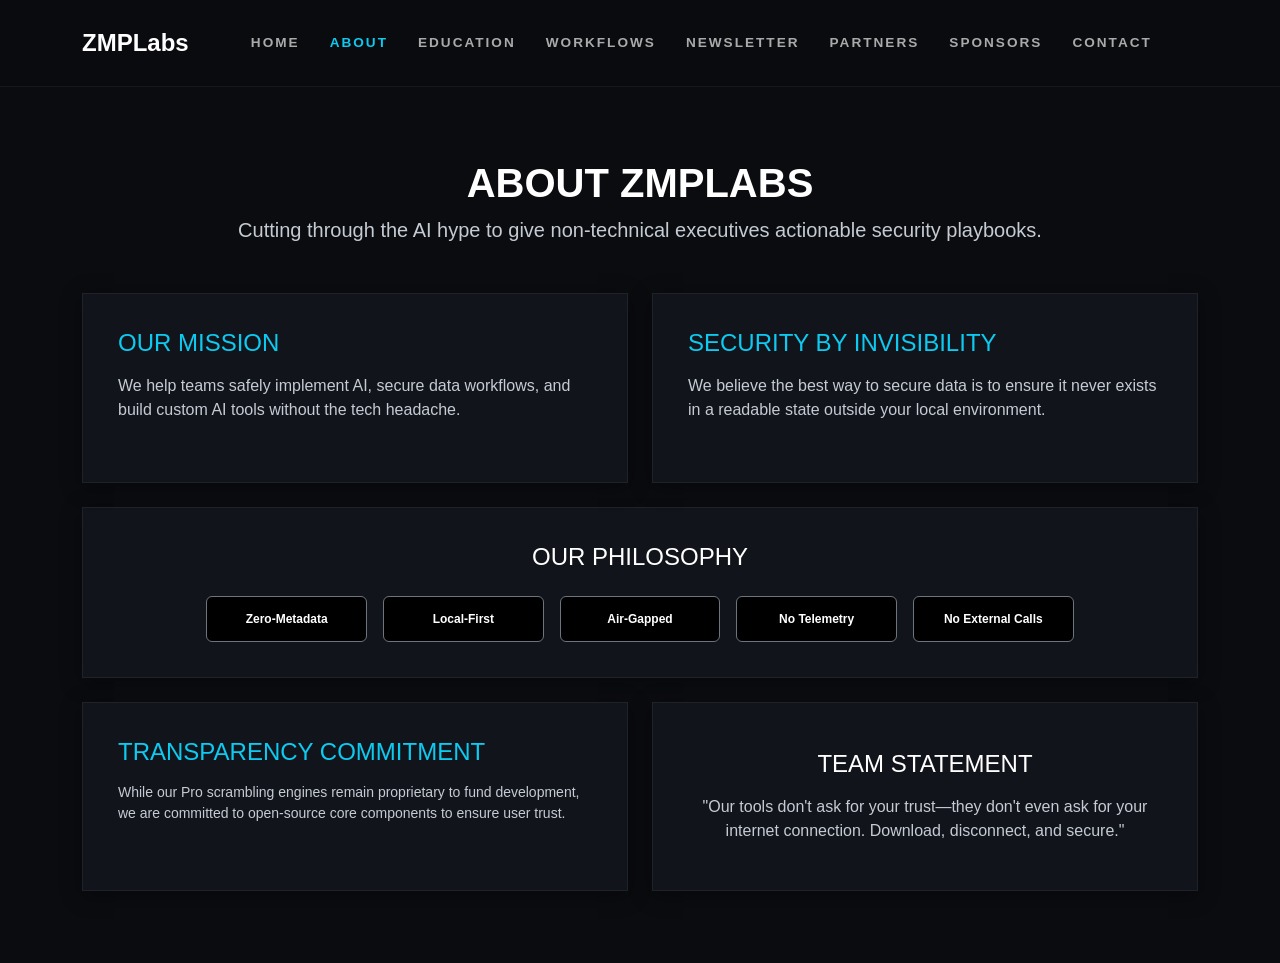
<file: about.html>
<!DOCTYPE html>
<html lang="en">
<head>
    <meta charset="UTF-8">
    <meta name="viewport" content="width=device-width, initial-scale=1.0">
    <title>About ZMPLabs</title>
    <link href="https://cdn.jsdelivr.net/npm/bootstrap@5.3.2/dist/css/bootstrap.min.css" rel="stylesheet">
    <link rel="stylesheet" href="https://cdn.jsdelivr.net/npm/bootstrap-icons@1.11.1/font/bootstrap-icons.css">
    <style>
        body { background-color: #0b0c10; color: #ffffff; font-family: 'Inter', sans-serif; }
        .navbar-custom { background-color: rgba(11, 12, 16, 0.95); border-bottom: 1px solid rgba(255, 255, 255, 0.05); padding: 20px 0; }
        .nav-link-custom { color: #aaaaaa !important; font-size: 0.85rem; font-weight: 600; letter-spacing: 2px; text-transform: uppercase; padding: 0 15px !important; transition: color 0.2s ease; }
        .nav-link-custom:hover, .nav-link-custom.active { color: #0dcaf0 !important; }
        .about-card { background: #12141c; border: 1px solid rgba(255, 255, 255, 0.06); padding: 35px; margin-bottom: 25px; box-shadow: 0 4px 20px rgba(0,0,0,0.4); }
        .text-high-contrast { color: #c5cbd3 !important; }
    </style>
</head>
<body>

    <nav class="navbar navbar-expand-lg navbar-custom sticky-top">
        <div class="container">
            <a class="navbar-brand fw-bold text-white fs-4" href="index.html">ZMPLabs</a>
            <div class="collapse navbar-collapse justify-content-center" id="navbarNav">
                <ul class="navbar-nav">
                    <li class="nav-item"><a class="nav-link nav-link-custom" href="index.html">Home</a></li>
                    <li class="nav-item"><a class="nav-link nav-link-custom active" href="about.html">About</a></li>
                    <li class="nav-item"><a class="nav-link nav-link-custom" href="education.html">Education</a></li>
                    <li class="nav-item"><a class="nav-link nav-link-custom" href="workflows.html">Workflows</a></li>
                    <li class="nav-item"><a class="nav-link nav-link-custom" href="newsletter.html">Newsletter</a></li>
                    <li class="nav-item"><a class="nav-link nav-link-custom" href="partners.html">Partners</a></li>
                    <li class="nav-item"><a class="nav-link nav-link-custom" href="sponsors.html">Sponsors</a></li>
                    <li class="nav-item"><a class="nav-link nav-link-custom" href="contact.html">Contact</a></li>
                </ul>
            </div>
        </div>
    </nav>

    <main class="container py-5 my-4">
        <div class="text-center mb-5">
            <h1 class="text-uppercase fw-bold text-white">About ZMPLabs</h1> <p class="lead text-high-contrast">Cutting through the AI hype to give non-technical executives actionable security playbooks.</p> </div>

        <div class="row g-4">
            <div class="col-md-6">
                <div class="about-card h-100">
                    <h2 class="h4 text-info text-uppercase mb-3">Our Mission</h2> <p class="text-high-contrast mb-0">We help teams safely implement AI, secure data workflows, and build custom AI tools without the tech headache.</p> </div>
            </div>

            <div class="col-md-6">
                <div class="about-card h-100">
                    <h2 class="h4 text-info text-uppercase mb-3">Security by Invisibility</h2> <p class="text-high-contrast mb-0">We believe the best way to secure data is to ensure it never exists in a readable state outside your local environment.</p> </div>
            </div>
        </div>

        <div class="about-card my-4 text-center">
            <h2 class="h4 text-uppercase mb-4 text-white">Our Philosophy</h2> <div class="row justify-content-center g-3">
                <div class="col-6 col-md-2"><span class="badge bg-black border border-secondary text-white w-100 py-3">Zero-Metadata</span></div> <div class="col-6 col-md-2"><span class="badge bg-black border border-secondary text-white w-100 py-3">Local-First</span></div> <div class="col-6 col-md-2"><span class="badge bg-black border border-secondary text-white w-100 py-3">Air-Gapped</span></div> <div class="col-6 col-md-2"><span class="badge bg-black border border-secondary text-white w-100 py-3">No Telemetry</span></div> <div class="col-6 col-md-2"><span class="badge bg-black border border-secondary text-white w-100 py-3">No External Calls</span></div> </div>
        </div>

        <div class="row g-4">
            <div class="col-md-6">
                <div class="about-card h-100">
                    <h2 class="h4 text-info text-uppercase mb-3">Transparency Commitment</h2> <p class="text-high-contrast small mb-0">While our Pro scrambling engines remain proprietary to fund development, we are committed to open-source core components to ensure user trust.</p> </div>
            </div>
            <div class="col-md-6">
                <div class="about-card h-100 text-center d-flex flex-column justify-content-center">
                    <h2 class="h4 text-white text-uppercase mb-3">Team Statement</h2> <p class="text-high-contrast mb-0 style-italic">"Our tools don't ask for your trust—they don't even ask for your internet connection. Download, disconnect, and secure."</p> </div>
            </div>
        </div>
    </main>

    <script src="https://cdn.jsdelivr.net/npm/bootstrap@5.3.2/dist/js/bootstrap.bundle.min.js"></script>
</body>
</html>
</file>
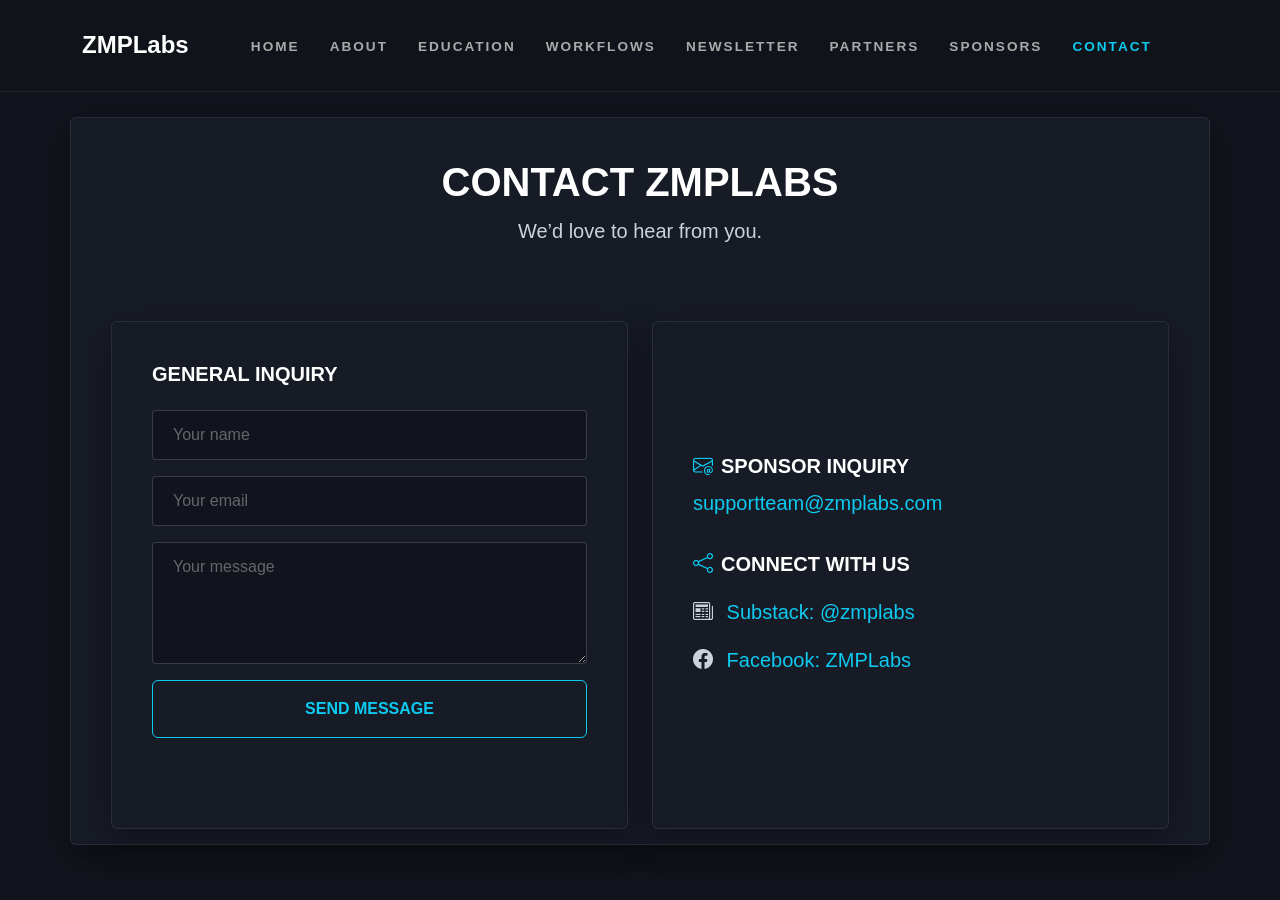
<file: contact.html>
<!DOCTYPE html>
<html lang="en">
<head>
    <meta charset="UTF-8">
    <meta name="viewport" content="width=device-width, initial-scale=1.0">
    <title>Contact ZMPLabs</title>
    <link href="https://cdn.jsdelivr.net/npm/bootstrap@5.3.2/dist/css/bootstrap.min.css" rel="stylesheet">
    <link rel="stylesheet" href="https://cdn.jsdelivr.net/npm/bootstrap-icons@1.11.1/font/bootstrap-icons.css">
    <link rel="stylesheet" type="text/css" href="styles.css">
    <style>
        .contact-header-white { color: #ffffff !important; font-weight: 600 !important; }
        .social-link-item { color: #0dcaf0 !important; text-decoration: none; transition: color 0.2s ease; }
        .social-link-item:hover { color: #ffffff !important; }
    </style>
</head>
<body>
    <nav class="navbar navbar-expand-lg navbar-custom sticky-top">
        <div class="container">
            <a class="navbar-brand fw-bold text-white fs-4" href="index.html">ZMPLabs</a>
            <div class="collapse navbar-collapse justify-content-center">
                <ul class="navbar-nav">
                    <li class="nav-item"><a class="nav-link nav-link-custom" href="index.html">Home</a></li>
                    <li class="nav-item"><a class="nav-link nav-link-custom" href="about.html">About</a></li>
                    <li class="nav-item"><a class="nav-link nav-link-custom" href="education.html">Education</a></li>
                    <li class="nav-item"><a class="nav-link nav-link-custom" href="workflows.html">Workflows</a></li>
                    <li class="nav-item"><a class="nav-link nav-link-custom" href="newsletter.html">Newsletter</a></li>
                    <li class="nav-item"><a class="nav-link nav-link-custom" href="partners.html">Partners</a></li>
                    <li class="nav-item"><a class="nav-link nav-link-custom" href="sponsors.html">Sponsors</a></li>
                    <li class="nav-item"><a class="nav-link nav-link-custom active" href="contact.html">Contact</a></li>
                </ul>
            </div>
        </div>
    </nav>

    <main class="container py-5">
        <div class="text-center mb-5">
            <h1 class="fw-bold text-white">Contact ZMPLabs</h1>
            <p class="lead">We’d love to hear from you.</p>
        </div>
        
        <div class="row g-4">
            <div class="col-lg-6">
                <div class="contact-box h-100">
                    <h2 class="h5 text-white mb-4">General Inquiry</h2>
                    <input type="text" placeholder="Your name" class="form-control mb-3">
                    <input type="email" placeholder="Your email" class="form-control mb-3">
                    <textarea placeholder="Your message" class="form-control mb-3" rows="4"></textarea>
                    <button class="btn btn-outline-info w-100 py-3 text-uppercase fw-bold">Send Message</button>
                </div>
            </div>
            
            <div class="col-lg-6">
                <div class="contact-box h-100 d-flex flex-column justify-content-center p-4">
                    <div class="mb-4 pb-2">
                        <h3 class="h5 contact-header-white mb-2"><i class="bi bi-envelope-at me-2 text-info"></i>Sponsor Inquiry</h3>
                        <p class="fs-5 text-info mb-0">supportteam@zmplabs.com</p>
                    </div>
                    
                    <div>
                        <h3 class="h5 contact-header-white mb-3"><i class="bi bi-share me-2 text-info"></i>Connect With Us</h3>
                        <ul class="list-unstyled fs-5 lh-lg">
                            <li class="mb-2">
                                <i class="bi bi-newspaper me-2 text-secondary"></i>
                                <a href="https://substack.com/@zmplabs" target="_blank" class="social-link-item">Substack: @zmplabs</a>
                            </li>
                            <li class="mb-2">
                                <i class="bi bi-facebook me-2 text-secondary"></i>
                                <a href="https://www.facebook.com/profile.php?id=61570726530489" target="_blank" class="social-link-item">Facebook: ZMPLabs</a>
                            </li>
                        </ul>
                    </div>
                </div>
            </div>
        </div>
    </main>
</body>
</html>
</file>
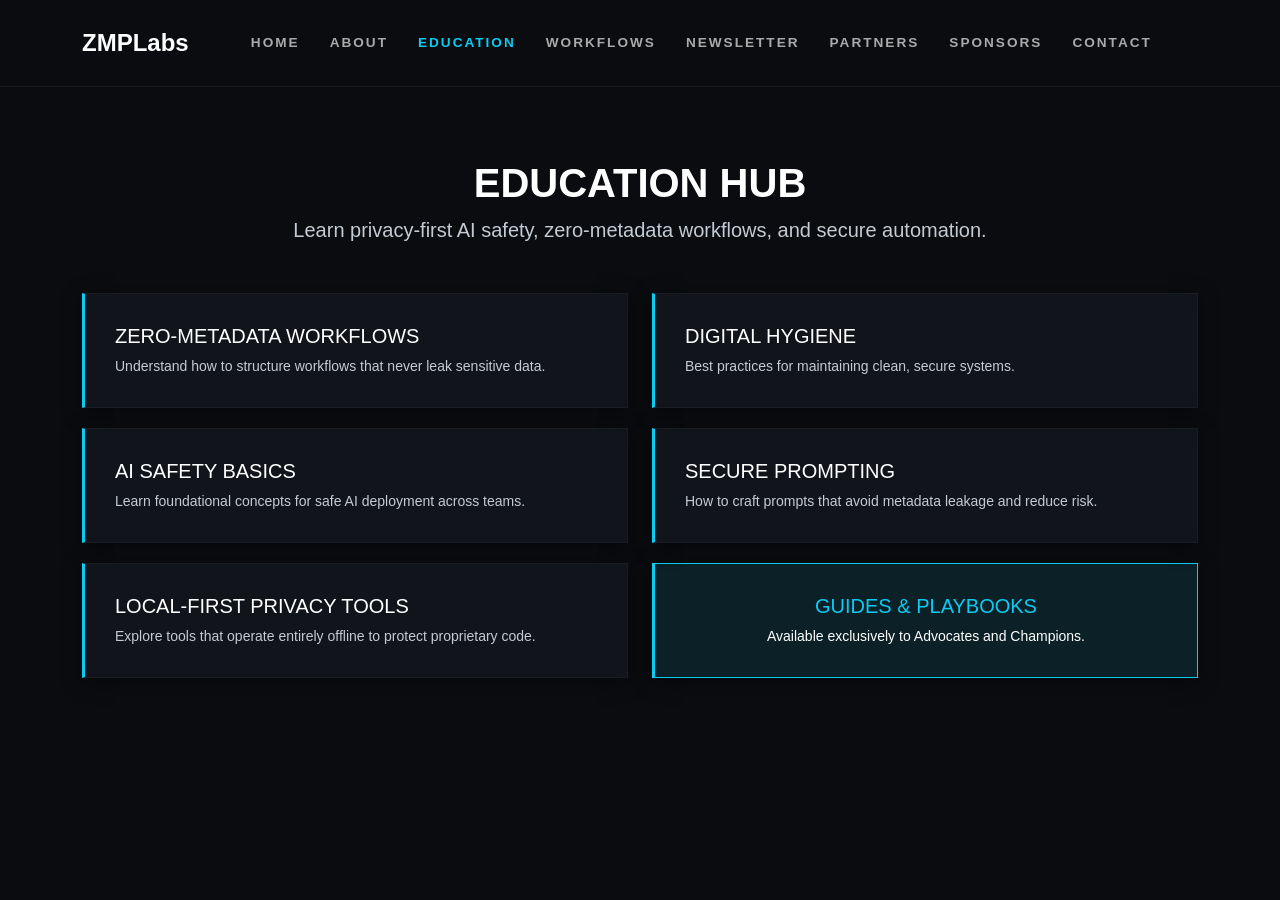
<file: education.html>
<!DOCTYPE html>
<html lang="en">
<head>
    <meta charset="UTF-8">
    <meta name="viewport" content="width=device-width, initial-scale=1.0">
    <title>Education Hub - ZMPLabs</title>
    <link href="https://cdn.jsdelivr.net/npm/bootstrap@5.3.2/dist/css/bootstrap.min.css" rel="stylesheet">
    <style>
        body { background-color: #0b0c10; color: #ffffff; font-family: 'Inter', sans-serif; }
        .navbar-custom { background-color: rgba(11, 12, 16, 0.95); border-bottom: 1px solid rgba(255, 255, 255, 0.05); padding: 20px 0; }
        .nav-link-custom { color: #aaaaaa !important; font-size: 0.85rem; font-weight: 600; letter-spacing: 2px; text-transform: uppercase; padding: 0 15px !important; transition: color 0.2s ease; }
        .nav-link-custom:hover, .nav-link-custom.active { color: #0dcaf0 !important; }
        .edu-card { background: #12141c; border-left: 3px solid #0dcaf0; border-top: 1px solid rgba(255,255,255,0.03); border-right: 1px solid rgba(255,255,255,0.03); border-bottom: 1px solid rgba(255,255,255,0.03); padding: 30px; margin-bottom: 20px; box-shadow: 0 4px 20px rgba(0,0,0,0.4); }
        .text-high-contrast { color: #c5cbd3 !important; }
    </style>
</head>
<body>

    <nav class="navbar navbar-expand-lg navbar-custom sticky-top">
        <div class="container">
            <a class="navbar-brand fw-bold text-white fs-4" href="index.html">ZMPLabs</a>
            <div class="collapse navbar-collapse justify-content-center" id="navbarNav">
                <ul class="navbar-nav">
                    <li class="nav-item"><a class="nav-link nav-link-custom" href="index.html">Home</a></li>
                    <li class="nav-item"><a class="nav-link nav-link-custom" href="about.html">About</a></li>
                    <li class="nav-item"><a class="nav-link nav-link-custom active" href="education.html">Education</a></li>
                    <li class="nav-item"><a class="nav-link nav-link-custom" href="workflows.html">Workflows</a></li>
                    <li class="nav-item"><a class="nav-link nav-link-custom" href="newsletter.html">Newsletter</a></li>
                    <li class="nav-item"><a class="nav-link nav-link-custom" href="partners.html">Partners</a></li>
                    <li class="nav-item"><a class="nav-link nav-link-custom" href="sponsors.html">Sponsors</a></li>
                    <li class="nav-item"><a class="nav-link nav-link-custom" href="contact.html">Contact</a></li>
                </ul>
            </div>
        </div>
    </nav>

    <main class="container py-5 my-4">
        <div class="text-center mb-5">
            <h1 class="text-uppercase fw-bold text-white">Education Hub</h1> <p class="lead text-high-contrast">Learn privacy-first AI safety, zero-metadata workflows, and secure automation.</p> </div>

        <div class="row">
            <div class="col-lg-6">
                <div class="edu-card">
                    <h3 class="h5 text-white text-uppercase">Zero-Metadata Workflows</h3> <p class="text-high-contrast small mb-0">Understand how to structure workflows that never leak sensitive data.</p> </div>
                <div class="edu-card">
                    <h3 class="h5 text-white text-uppercase">AI Safety Basics</h3> <p class="text-high-contrast small mb-0">Learn foundational concepts for safe AI deployment across teams.</p> </div>
                <div class="edu-card">
                    <h3 class="h5 text-white text-uppercase">Local-First Privacy Tools</h3> <p class="text-high-contrast small mb-0">Explore tools that operate entirely offline to protect proprietary code.</p> </div>
            </div>

            <div class="col-lg-6">
                <div class="edu-card">
                    <h3 class="h5 text-white text-uppercase">Digital Hygiene</h3> <p class="text-high-contrast small mb-0">Best practices for maintaining clean, secure systems.</p> </div>
                <div class="edu-card">
                    <h3 class="h5 text-white text-uppercase">Secure Prompting</h3> <p class="text-high-contrast small mb-0">How to craft prompts that avoid metadata leakage and reduce risk.</p> </div>
                <div class="edu-card border-info bg-info bg-opacity-10 text-center">
                    <h3 class="h5 text-info text-uppercase">Guides & Playbooks</h3> <p class="text-white small mb-0">Available exclusively to Advocates and Champions.</p> </div>
            </div>
        </div>
    </main>

    <script src="https://cdn.jsdelivr.net/npm/bootstrap@5.3.2/dist/js/bootstrap.bundle.min.js"></script>
</body>
</html>
</file>
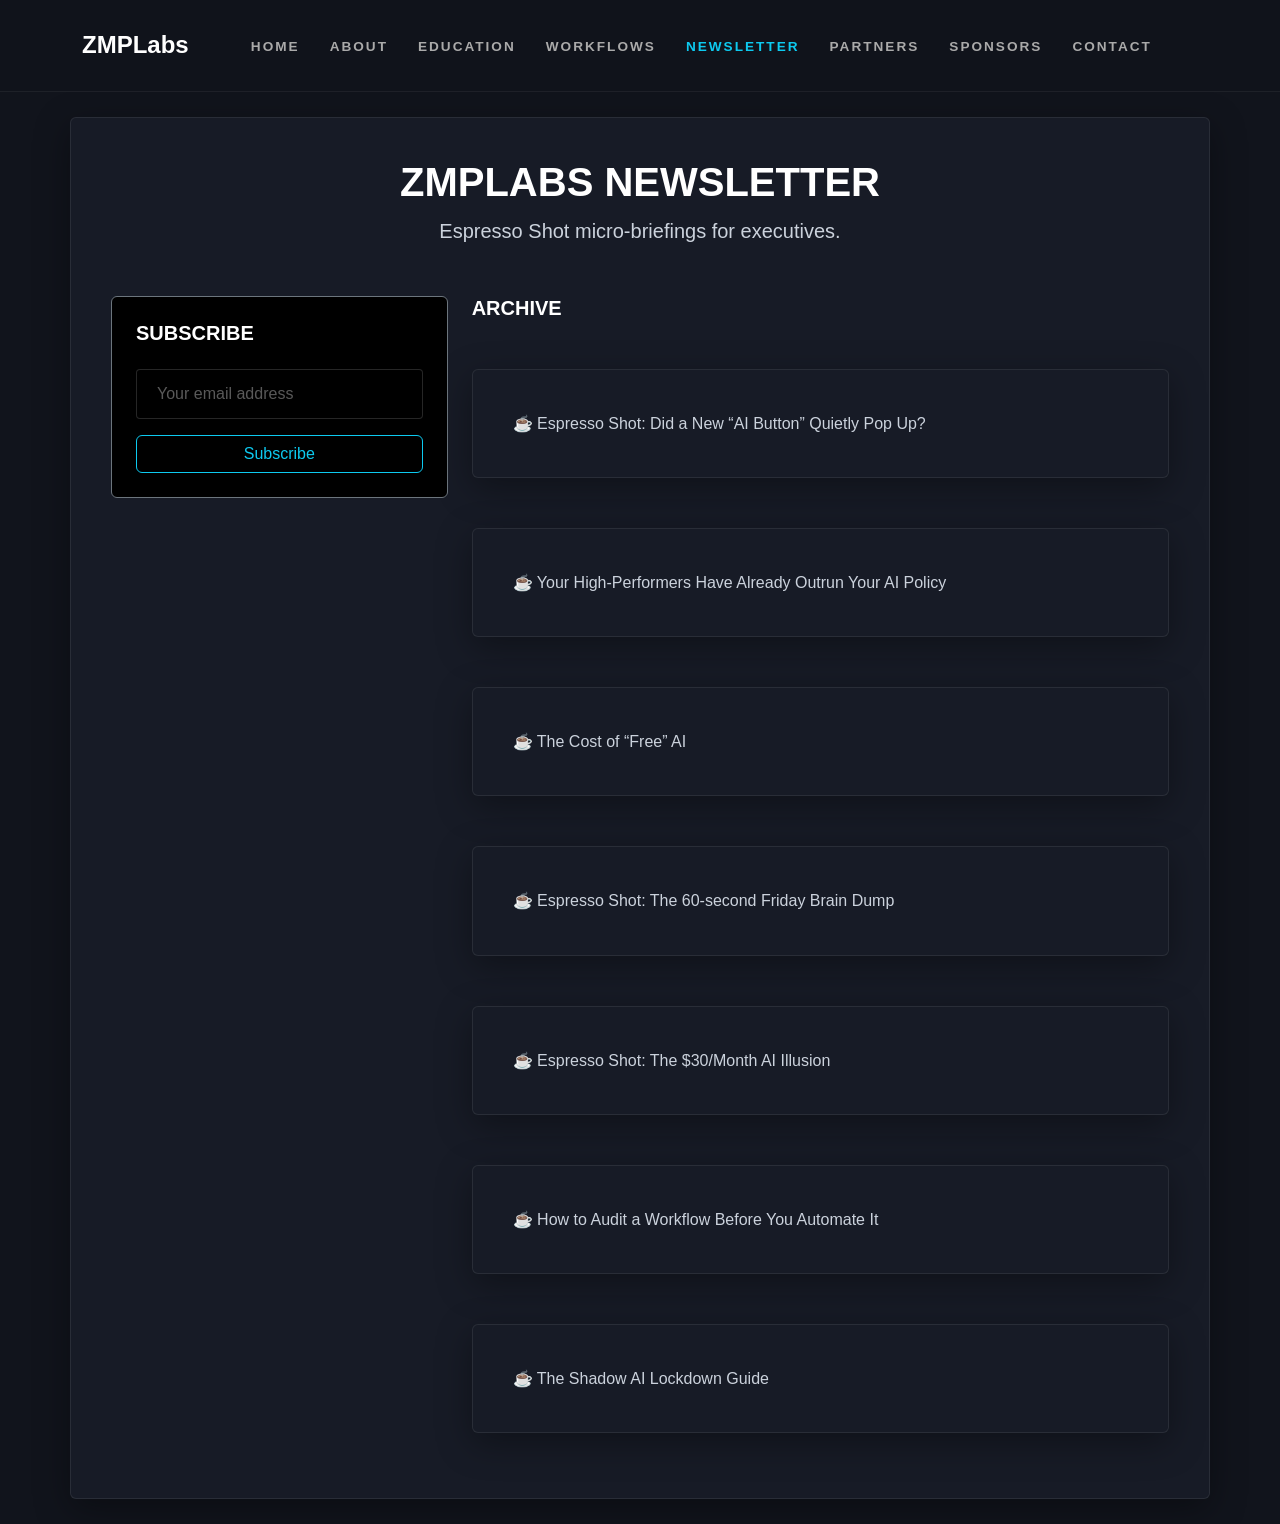
<file: newsletter.html>
<!DOCTYPE html>
<html lang="en">
<head>
    <meta charset="UTF-8">
    <meta name="viewport" content="width=device-width, initial-scale=1.0">
    <title>ZMPLabs Newsletter</title>
    <link href="https://cdn.jsdelivr.net/npm/bootstrap@5.3.2/dist/css/bootstrap.min.css" rel="stylesheet">
    <link rel="stylesheet" type="text/css" href="styles.css">
</head>
<body>
    <nav class="navbar navbar-expand-lg navbar-custom sticky-top">
        <div class="container">
            <a class="navbar-brand fw-bold text-white fs-4" href="index.html">ZMPLabs</a>
            <div class="collapse navbar-collapse justify-content-center">
                <ul class="navbar-nav">
                    <li class="nav-item"><a class="nav-link nav-link-custom" href="index.html">Home</a></li>
                    <li class="nav-item"><a class="nav-link nav-link-custom" href="about.html">About</a></li>
                    <li class="nav-item"><a class="nav-link nav-link-custom" href="education.html">Education</a></li>
                    <li class="nav-item"><a class="nav-link nav-link-custom" href="workflows.html">Workflows</a></li>
                    <li class="nav-item"><a class="nav-link nav-link-custom active" href="newsletter.html">Newsletter</a></li>
                    <li class="nav-item"><a class="nav-link nav-link-custom" href="partners.html">Partners</a></li>
                    <li class="nav-item"><a class="nav-link nav-link-custom" href="sponsors.html">Sponsors</a></li>
                    <li class="nav-item"><a class="nav-link nav-link-custom" href="contact.html">Contact</a></li>
                </ul>
            </div>
        </div>
    </nav>

    <!-- ARCHIVE ENTRY BOARD[cite: 6] -->
    <main class="container py-5">
        <div class="text-center mb-5">
            <h1 class="fw-bold text-white">ZMPLabs Newsletter</h1> <!--[cite: 6] -->
            <p class="lead">Espresso Shot micro-briefings for executives.</p> <!--[cite: 6] -->
        </div>
        
        <div class="row g-4">
            <div class="col-lg-4">
                <div class="p-4 bg-black bg-opacity-20 border border-secondary border-opacity-30 rounded">
                    <h2 class="h5 text-white mb-4">Subscribe</h2> <!--[cite: 6] -->
                    <input type="email" placeholder="Your email address" class="form-control mb-3"> <!--[cite: 6] -->
                    <button class="btn btn-outline-info w-100">Subscribe</button> <!--[cite: 6] -->
                </div>
            </div>
            
            <div class="col-lg-8">
                <h2 class="h5 text-white mb-4">Archive</h2> <!--[cite: 6] -->
                <div class="list-group list-group-flush bg-transparent">
                    <div class="archive-item">☕ Espresso Shot: Did a New “AI Button” Quietly Pop Up?</div> <!--[cite: 6] -->
                    <div class="archive-item">☕ Your High-Performers Have Already Outrun Your AI Policy</div> <!--[cite: 6] -->
                    <div class="archive-item">☕ The Cost of “Free” AI</div> <!--[cite: 6] -->
                    <div class="archive-item">☕ Espresso Shot: The 60-second Friday Brain Dump</div> <!--[cite: 6] -->
                    <div class="archive-item">☕ Espresso Shot: The $30/Month AI Illusion</div> <!--[cite: 6] -->
                    <div class="archive-item">☕ How to Audit a Workflow Before You Automate It</div> <!--[cite: 6] -->
                    <div class="archive-item">☕ The Shadow AI Lockdown Guide</div> <!--[cite: 6] -->
                </div>
            </div>
        </div>
    </main>
</body>
</html>
</file>
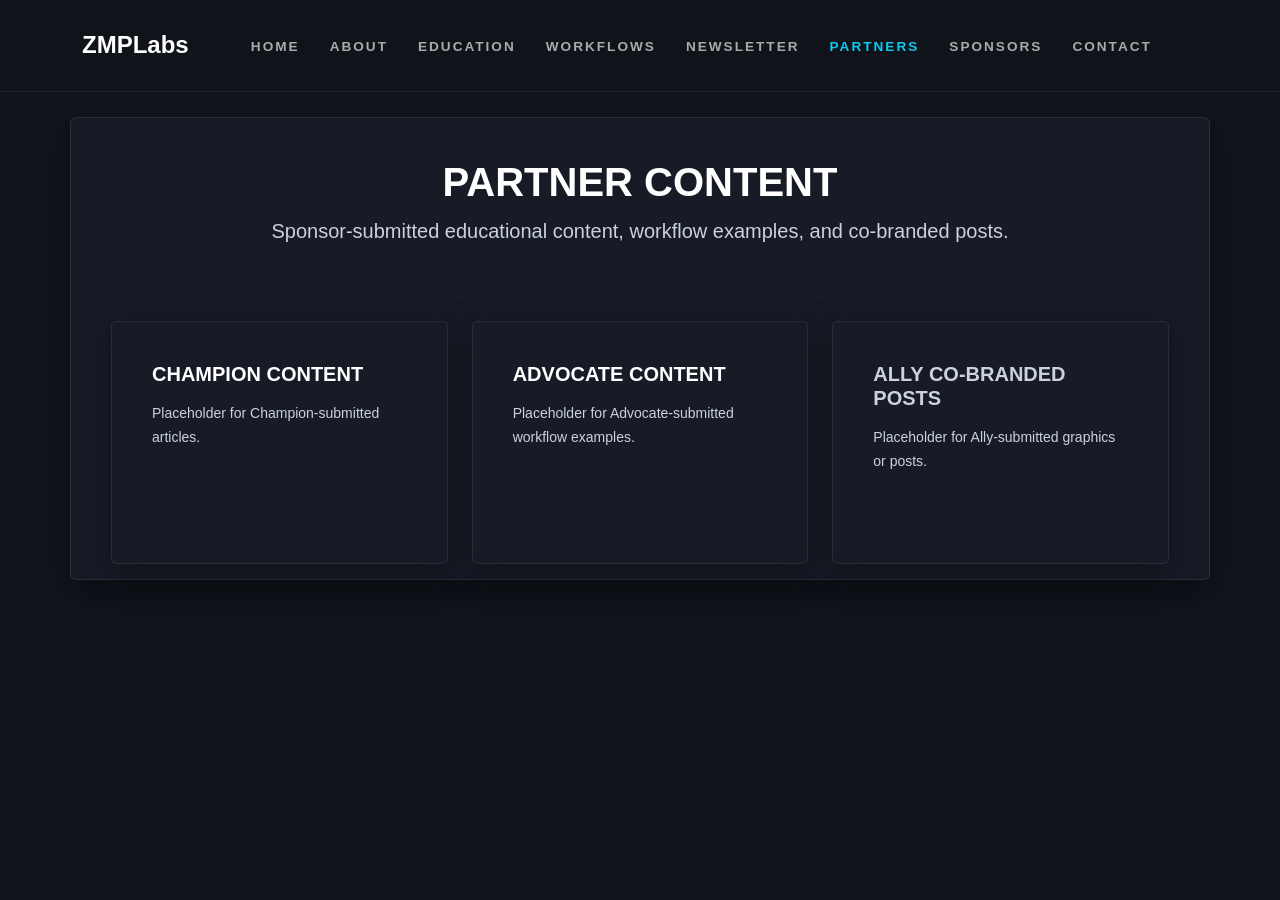
<file: partners.html>
<!DOCTYPE html>
<html lang="en">
<head>
    <meta charset="UTF-8">
    <meta name="viewport" content="width=device-width, initial-scale=1.0">
    <title>Partner Content - ZMPLabs</title>
    <link href="https://cdn.jsdelivr.net/npm/bootstrap@5.3.2/dist/css/bootstrap.min.css" rel="stylesheet">
    <link rel="stylesheet" type="text/css" href="styles.css">
</head>
<body>
    <nav class="navbar navbar-expand-lg navbar-custom sticky-top">
        <div class="container">
            <a class="navbar-brand fw-bold text-white fs-4" href="index.html">ZMPLabs</a>
            <div class="collapse navbar-collapse justify-content-center">
                <ul class="navbar-nav">
                    <li class="nav-item"><a class="nav-link nav-link-custom" href="index.html">Home</a></li>
                    <li class="nav-item"><a class="nav-link nav-link-custom" href="about.html">About</a></li>
                    <li class="nav-item"><a class="nav-link nav-link-custom" href="education.html">Education</a></li>
                    <li class="nav-item"><a class="nav-link nav-link-custom" href="workflows.html">Workflows</a></li>
                    <li class="nav-item"><a class="nav-link nav-link-custom" href="newsletter.html">Newsletter</a></li>
                    <li class="nav-item"><a class="nav-link nav-link-custom active" href="partners.html">Partners</a></li>
                    <li class="nav-item"><a class="nav-link nav-link-custom" href="sponsors.html">Sponsors</a></li>
                    <li class="nav-item"><a class="nav-link nav-link-custom" href="contact.html">Contact</a></li>
                </ul>
            </div>
        </div>
    </nav>
    <main class="container py-5">
        <div class="text-center mb-5">
            <h1 class="fw-bold text-white">Partner Content</h1> <!--[cite: 7] -->
            <p class="lead">Sponsor-submitted educational content, workflow examples, and co-branded posts.</p> <!--[cite: 7] -->
        </div>
        <div class="row g-4">
            <div class="col-md-4">
                <div class="partner-card h-100 p-4">
                    <h2 class="h5 text-warning mb-3">Champion Content</h2> <!--[cite: 7] -->
                    <p class="small mb-0">Placeholder for Champion-submitted articles.</p> <!--[cite: 7] -->
                </div>
            </div>
            <div class="col-md-4">
                <div class="partner-card h-100 p-4">
                    <h2 class="h5 text-info mb-3">Advocate Content</h2> <!--[cite: 7] -->
                    <p class="small mb-0">Placeholder for Advocate-submitted workflow examples.</p> <!--[cite: 7] -->
                </div>
            </div>
            <div class="col-md-4">
                <div class="partner-card h-100 p-4">
                    <h2 class="h5 text-muted mb-3">Ally Co-Branded Posts</h2> <!--[cite: 7] -->
                    <p class="small mb-0">Placeholder for Ally-submitted graphics or posts.</p> <!--[cite: 7] -->
                </div>
            </div>
        </div>
    </main>
</body>
</html>
</file>
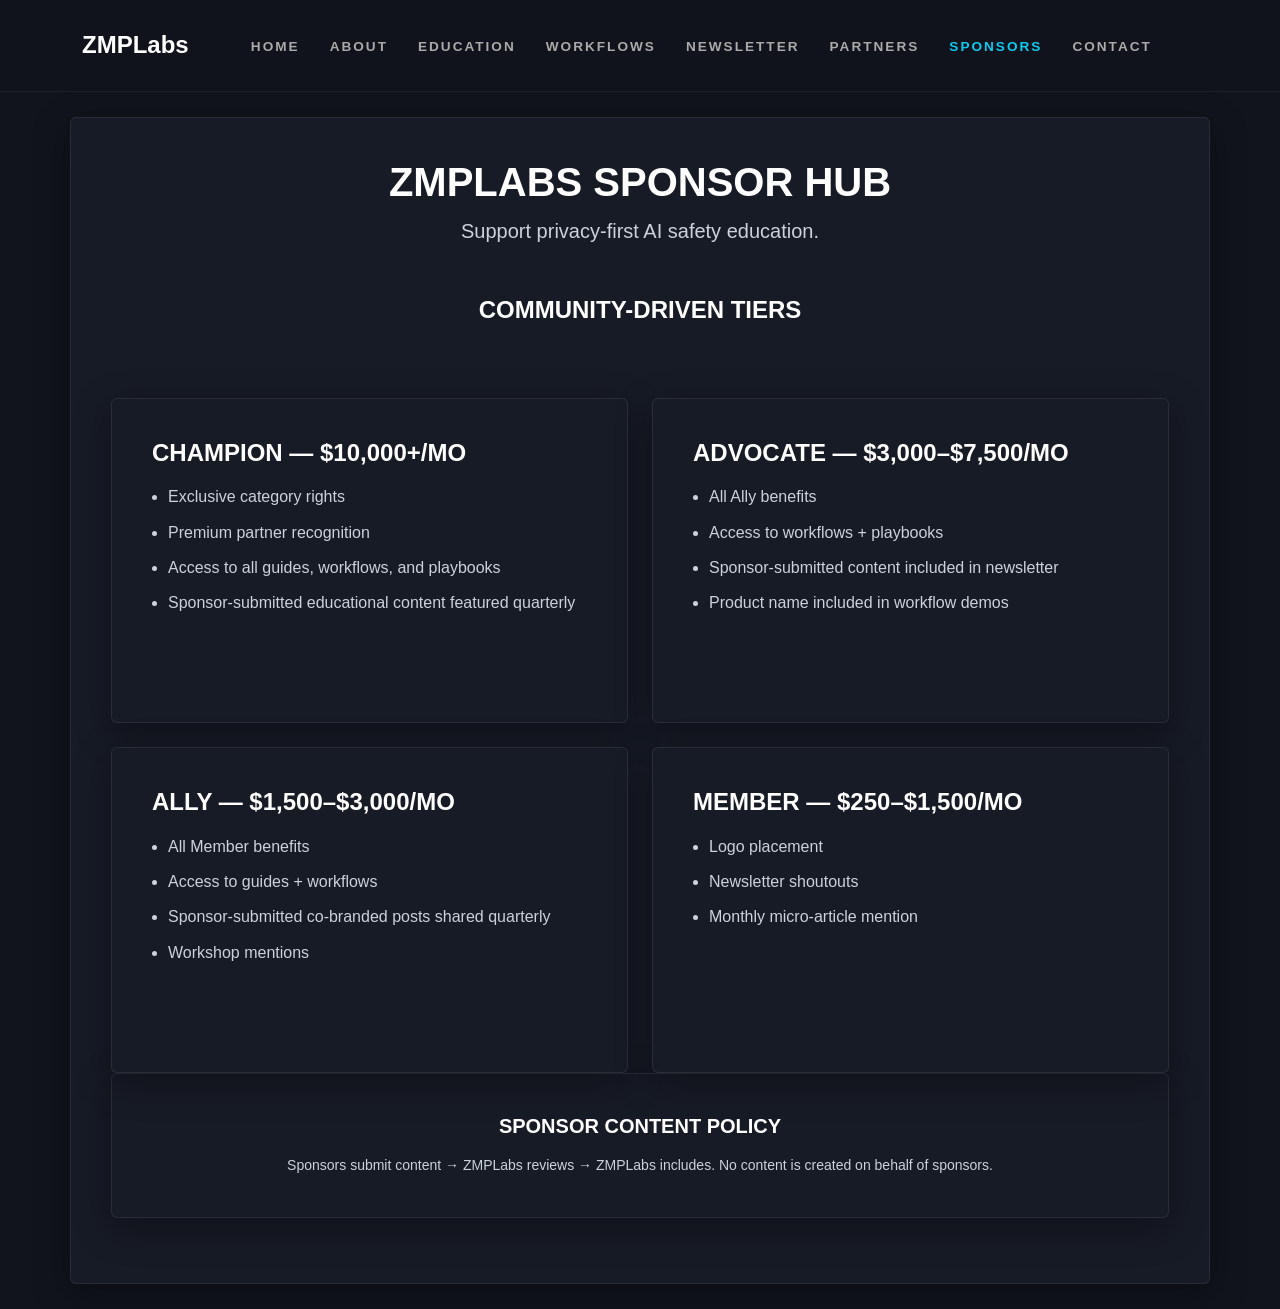
<file: sponsors.html>
<!DOCTYPE html>
<html lang="en">
<head>
    <meta charset="UTF-8">
    <meta name="viewport" content="width=device-width, initial-scale=1.0">
    <title>Sponsor Hub - ZMPLabs</title>
    <link href="https://cdn.jsdelivr.net/npm/bootstrap@5.3.2/dist/css/bootstrap.min.css" rel="stylesheet">
    <link rel="stylesheet" type="text/css" href="styles.css">
</head>
<body>
    <nav class="navbar navbar-expand-lg navbar-custom sticky-top">
        <div class="container">
            <a class="navbar-brand fw-bold text-white fs-4" href="index.html">ZMPLabs</a>
            <div class="collapse navbar-collapse justify-content-center">
                <ul class="navbar-nav">
                    <li class="nav-item"><a class="nav-link nav-link-custom" href="index.html">Home</a></li>
                    <li class="nav-item"><a class="nav-link nav-link-custom" href="about.html">About</a></li>
                    <li class="nav-item"><a class="nav-link nav-link-custom" href="education.html">Education</a></li>
                    <li class="nav-item"><a class="nav-link nav-link-custom" href="workflows.html">Workflows</a></li>
                    <li class="nav-item"><a class="nav-link nav-link-custom" href="newsletter.html">Newsletter</a></li>
                    <li class="nav-item"><a class="nav-link nav-link-custom" href="partners.html">Partners</a></li>
                    <li class="nav-item"><a class="nav-link nav-link-custom active" href="sponsors.html">Sponsors</a></li>
                    <li class="nav-item"><a class="nav-link nav-link-custom" href="contact.html">Contact</a></li>
                </ul>
            </div>
        </div>
    </nav>

    <main class="container py-5">
        <div class="text-center mb-5">
            <h1 class="fw-bold text-white">ZMPLabs Sponsor Hub</h1>
            <p class="lead">Support privacy-first AI safety education.</p>
        </div>

        <h2 class="h4 text-uppercase text-center mb-5 tracking-wide text-white">Community-Driven Tiers</h2>

        <div class="row g-4">
            <div class="col-md-6">
                <div class="tier-card h-100 border-top border-warning border-3">
                    <h3 class="text-warning text-uppercase h4 mb-3">Champion — $10,000+/mo</h3>
                    <ul class="ps-3">
                        <li class="mb-2">Exclusive category rights</li>
                        <li class="mb-2">Premium partner recognition</li>
                        <li class="mb-2">Access to all guides, workflows, and playbooks</li>
                        <li class="mb-2">Sponsor-submitted educational content featured quarterly</li>
                    </ul>
                </div>
            </div>

            <div class="col-md-6">
                <div class="tier-card h-100 border-top border-info border-3">
                    <h3 class="text-info text-uppercase h4 mb-3">Advocate — $3,000–$7,500/mo</h3>
                    <ul class="ps-3">
                        <li class="mb-2">All Ally benefits</li>
                        <li class="mb-2">Access to workflows + playbooks</li>
                        <li class="mb-2">Sponsor-submitted content included in newsletter</li>
                        <li class="mb-2">Product name included in workflow demos</li>
                    </ul>
                </div>
            </div>

            <div class="col-md-6">
                <div class="tier-card h-100 border-top border-secondary border-3">
                    <h3 class="text-light text-uppercase h4 mb-3">Ally — $1,500–$3,000/mo</h3>
                    <ul class="ps-3">
                        <li class="mb-2">All Member benefits</li>
                        <li class="mb-2">Access to guides + workflows</li>
                        <li class="mb-2">Sponsor-submitted co-branded posts shared quarterly</li>
                        <li class="mb-2">Workshop mentions</li>
                    </ul>
                </div>
            </div>

            <div class="col-md-6">
                <div class="tier-card h-100 border-top border-dark border-3">
                    <h3 class="text-white text-uppercase h4 mb-3">Member — $250–$1,500/mo</h3>
                    <ul class="ps-3">
                        <li class="mb-2">Logo placement</li>
                        <li class="mb-2">Newsletter shoutouts</li>
                        <li class="mb-2">Monthly micro-article mention</li>
                    </ul>
                </div>
            </div>
        </div>

        <div class="tier-card mt-5 text-center bg-black bg-opacity-40 border-secondary border-opacity-20">
            <h2 class="h5 text-uppercase mb-3 text-white">Sponsor Content Policy</h2>
            <p class="small mb-0">Sponsors submit content → ZMPLabs reviews → ZMPLabs includes. No content is created on behalf of sponsors.</p>
        </div>
    </main>
</body>
</html>
</file>
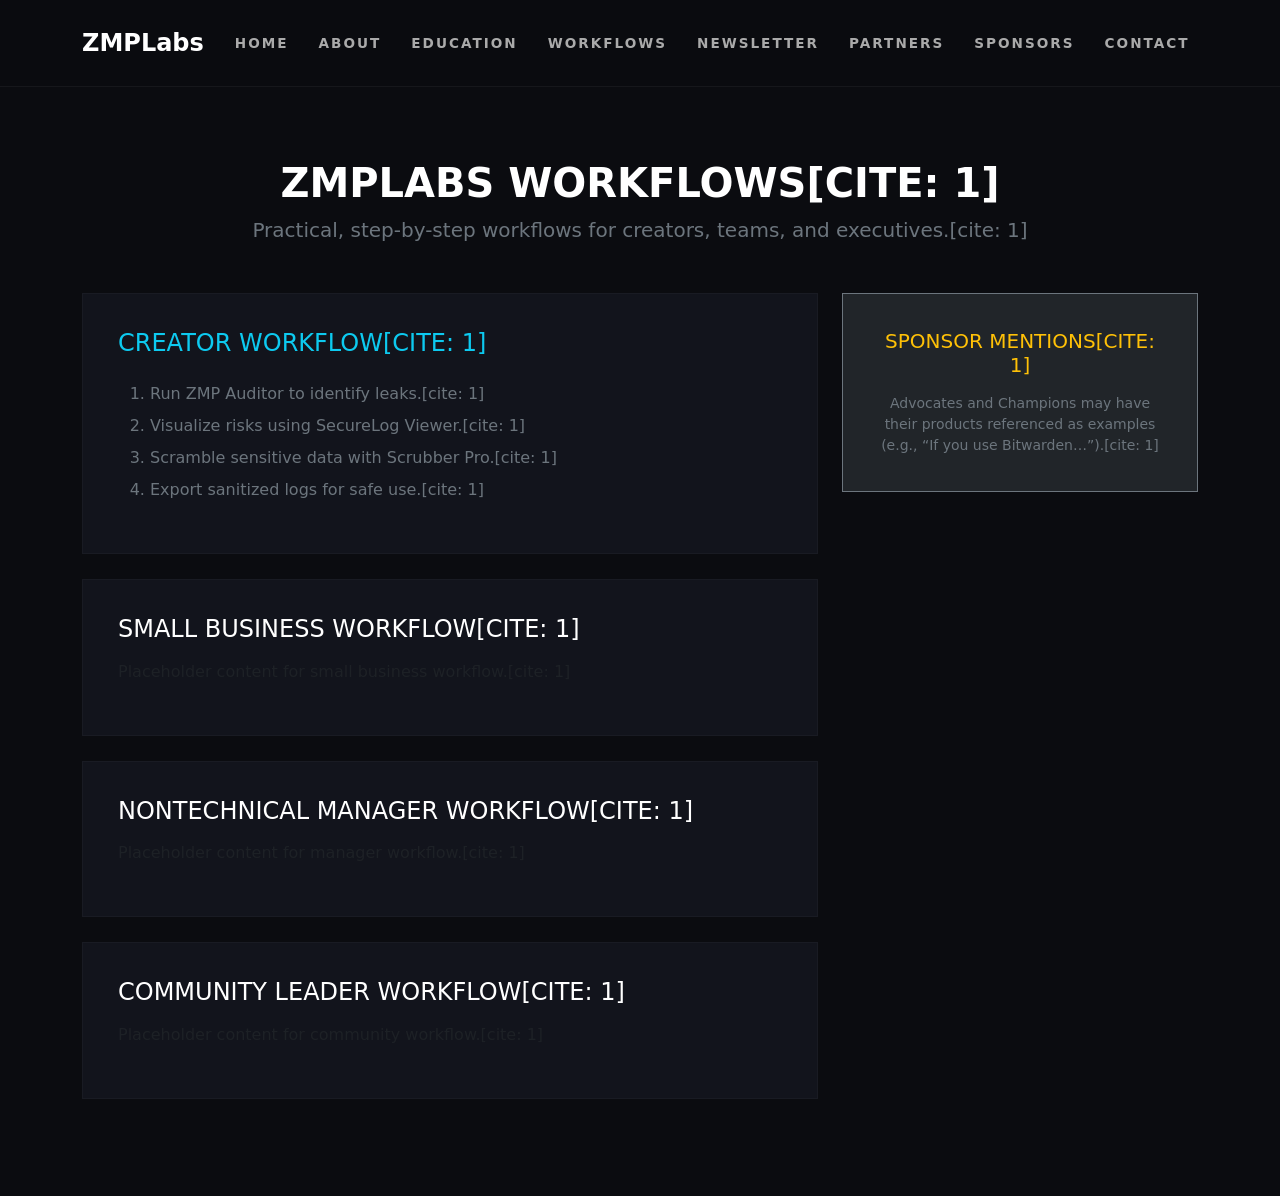
<file: workflows.html>
<!DOCTYPE html>
<html lang="en">
<head>
    <meta charset="UTF-8">
    <meta name="viewport" content="width=device-width, initial-scale=1.0">
    <title>ZMPLabs Workflows</title>
    <link href="https://cdn.jsdelivr.net/npm/bootstrap@5.3.2/dist/css/bootstrap.min.css" rel="stylesheet">
    <style>
        body { background-color: #0b0c10; color: #ffffff; }
        .navbar-custom { background-color: rgba(11, 12, 16, 0.95); border-bottom: 1px solid rgba(255, 255, 255, 0.05); padding: 20px 0; }
        .nav-link-custom { color: #aaaaaa !important; font-size: 0.85rem; font-weight: 600; letter-spacing: 2px; text-transform: uppercase; padding: 0 15px !important; }
        .nav-link-custom:hover { color: #ffffff !important; }
        .workflow-box { background: #12141c; border: 1px solid rgba(255,255,255,0.03); padding: 35px; margin-bottom: 25px; }
    </style>
</head>
<body>

    <!-- GLOBAL NAVBAR -->
    <nav class="navbar navbar-expand-lg navbar-custom sticky-top">
        <div class="container">
            <a class="navbar-brand fw-bold text-white fs-4" href="index.html">ZMPLabs</a>
            <div class="collapse navbar-collapse justify-content-center" id="navbarNav">
                <ul class="navbar-nav">
                    <li class="nav-item"><a class="nav-link nav-link-custom" href="index.html">Home</a></li>
                    <li class="nav-item"><a class="nav-link nav-link-custom" href="about.html">About</a></li>
                    <li class="nav-item"><a class="nav-link nav-link-custom" href="education.html">Education</a></li>
                    <li class="nav-item"><a class="nav-link nav-link-custom active" href="workflows.html">Workflows</a></li>
                    <li class="nav-item"><a class="nav-link nav-link-custom" href="newsletter.html">Newsletter</a></li>
                    <li class="nav-item"><a class="nav-link nav-link-custom" href="partners.html">Partners</a></li>
                    <li class="nav-item"><a class="nav-link nav-link-custom" href="sponsors.html">Sponsors</a></li>
                    <li class="nav-item"><a class="nav-link nav-link-custom" href="contact.html">Contact</a></li>
                </ul>
            </div>
        </div>
    </nav>

    <!-- CONTENT DATA TARGET CONTAINER[cite: 1] -->
    <main class="container py-5 my-4">
        <div class="text-center mb-5">
            <h1 class="text-uppercase fw-bold">ZMPLabs Workflows[cite: 1]</h1>
            <p class="lead text-secondary">Practical, step-by-step workflows for creators, teams, and executives.[cite: 1]</p>
        </div>

        <div class="row">
            <div class="col-lg-8">
                <!-- CREATOR ROUTINE PIPELINE[cite: 1] -->
                <div class="workflow-box">
                    <h2 class="h4 text-info text-uppercase mb-4">Creator Workflow[cite: 1]</h2>
                    <ol class="text-secondary">
                        <li class="mb-2">Run ZMP Auditor to identify leaks.[cite: 1]</li>
                        <li class="mb-2">Visualize risks using SecureLog Viewer.[cite: 1]</li>
                        <li class="mb-2">Scramble sensitive data with Scrubber Pro.[cite: 1]</li>
                        <li class="mb-2">Export sanitized logs for safe use.[cite: 1]</li>
                    </ol>
                </div>

                <div class="workflow-box">
                    <h2 class="h4 text-white text-uppercase mb-3">Small Business Workflow[cite: 1]</h2>
                    <p class="text-muted italic">Placeholder content for small business workflow.[cite: 1]</p>
                </div>

                <div class="workflow-box">
                    <h2 class="h4 text-white text-uppercase mb-3">Nontechnical Manager Workflow[cite: 1]</h2>
                    <p class="text-muted italic">Placeholder content for manager workflow.[cite: 1]</p>
                </div>

                <div class="workflow-box">
                    <h2 class="h4 text-white text-uppercase mb-3">Community Leader Workflow[cite: 1]</h2>
                    <p class="text-muted italic">Placeholder content for community workflow.[cite: 1]</p>
                </div>
            </div>

            <div class="col-lg-4">
                <div class="workflow-box bg-dark border-secondary text-center">
                    <h3 class="h5 text-uppercase mb-3 text-warning">Sponsor Mentions[cite: 1]</h3>
                    <p class="text-secondary small mb-0">Advocates and Champions may have their products referenced as examples (e.g., “If you use Bitwarden…”).[cite: 1]</p>
                </div>
            </div>
        </div>
    </main>

    <script src="https://cdn.jsdelivr.net/npm/bootstrap@5.3.2/dist/js/bootstrap.bundle.min.js"></script>
</body>
</html>
</file>
<file: styles.css>
/*--------------------------------------------------------------
ZMPLabs Master Style Overrides - Global Control Sheet
--------------------------------------------------------------*/

:root {
  --bg-main: #11141c;          /* Premium slate background base color */
  --bg-cards: #171b26;         /* Elevated layout box containers */
  --text-primary: #ffffff;     /* Pure white headers for total clarity */
  --text-muted: #cbd2dc;       /* Bright light-silver text for reading */
  --accent-cyan: #0dcaf0;      /* Signature blue highlight accents */
}

/* Global Page Override */
body {
  background-color: var(--bg-main) !important;
  color: var(--text-muted) !important;
  font-family: 'Inter', sans-serif !important;
  line-height: 1.7;
}

/* Clear Contrast Global Headings */
h1, h2, h3, h4, h5, h6, .h1, .h2, .h3, .h4, .h5, .h6 {
  color: var(--text-primary) !important;
  font-weight: 700 !important;
  text-transform: uppercase !important;
}

/* Global Navbar Styling Container */
.navbar-custom {
  background-color: rgba(17, 20, 28, 0.95) !important;
  border-bottom: 1px solid rgba(255, 255, 255, 0.06) !important;
  padding: 20px 0 !important;
}

/* FIX: Forces top nav bar links to look exactly like the homepage on ALL links */
.nav-link-custom {
  color: #aaaaaa !important;
  font-size: 0.85rem !important;
  font-weight: 600 !important;
  letter-spacing: 2px !important;
  text-transform: uppercase !important;
  padding: 0 15px !important;
  transition: color 0.2s ease !important;
  text-decoration: none !important;
  display: inline-block !important;
}

/* Dynamic Active Highlights for current open pages */
.nav-link-custom:hover, .nav-link-custom.active {
  color: var(--accent-cyan) !important;
}

/* Automated Premium Hero Box Setup */
.hero-section-premium {
  position: relative !important;
  background: linear-gradient(90deg, #11141c 40%, rgba(17, 20, 28, 0.7) 100%), 
              url('images/hero-bg.png') no-repeat right center !important;
  background-size: cover !important;
  padding: 120px 0 !important;
}

/* Content Panel Structure Design */
.container.py-5, 
.product-card-premium, 
.about-card, 
.edu-card, 
.workflow-box, 
.archive-item,
.contact-box,
.partner-card,
.tier-card {
  background: var(--bg-cards) !important;
  border: 1px solid rgba(255, 255, 255, 0.08) !important;
  padding: 40px !important;
  margin-top: 25px !important;
  margin-bottom: 25px !important;
  border-radius: 6px !important;
  box-shadow: 0 10px 35px rgba(0, 0, 0, 0.35) !important;
}

/* FIX: Overrides bootstrap and forces hidden labels to be readable light silver */
.text-muted, .text-secondary, .text-high-contrast, p, li, .list-group-item {
  color: var(--text-muted) !important;
}

/* Clean Input Field Text Overrides */
.form-control {
  background-color: rgba(0, 0, 0, 0.25) !important;
  border: 1px solid rgba(255, 255, 255, 0.15) !important;
  color: var(--text-primary) !important;
  padding: 12px 20px !important;
  border-radius: 4px !important;
}
.form-control::placeholder {
  color: rgba(255, 255, 255, 0.35) !important;
}
</file>
